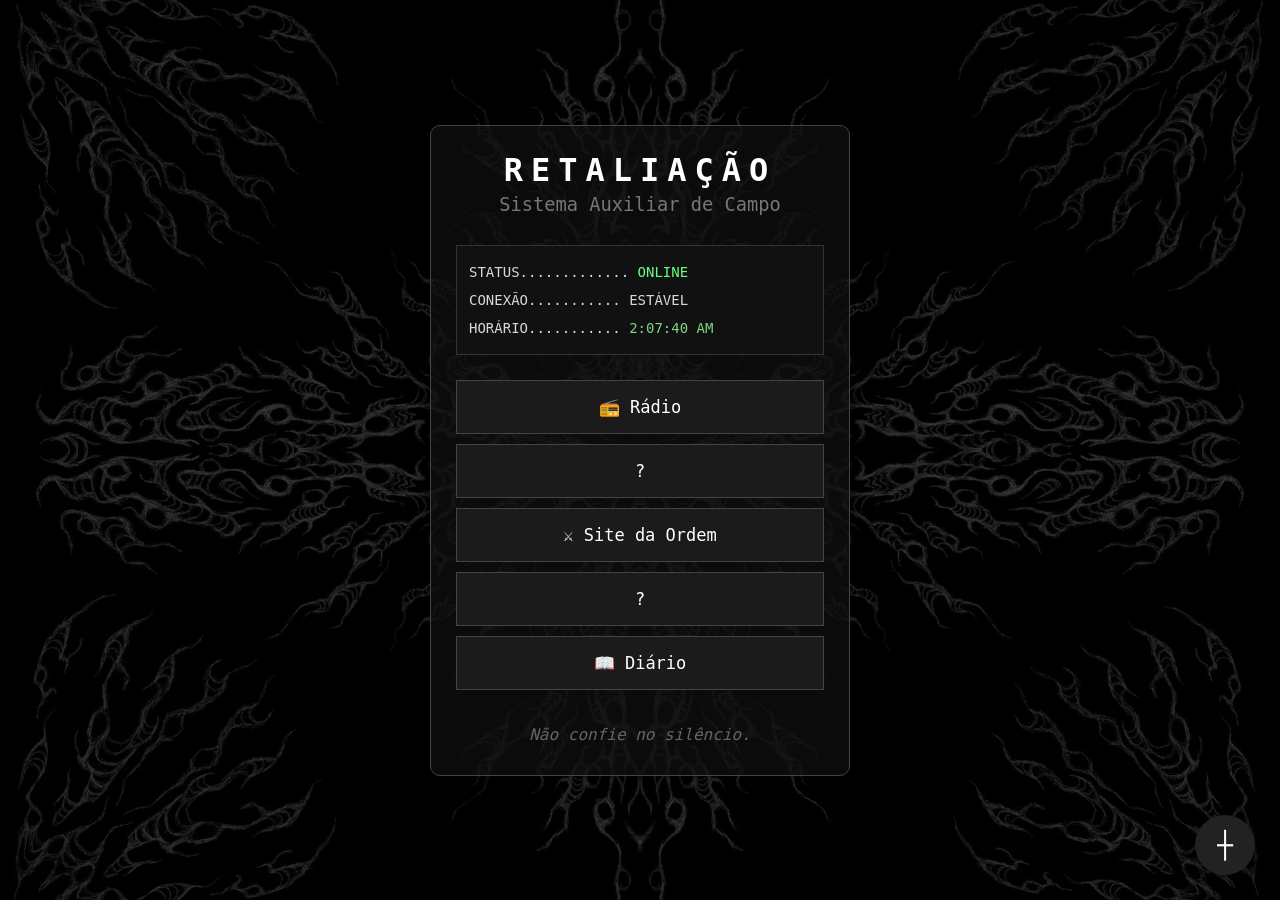
<file: index.html>
<!DOCTYPE html>
<html lang="pt-BR">
<head>
    <meta charset="UTF-8">
    <meta name="viewport" content="width=device-width, initial-scale=1.0">
    <link rel="stylesheet" href="retaliacao.css">

    <title>RETALIAÇÃO</title>

    <link rel="icon" href="assets/retaliacao.png">



</head>

<body>

    <div id="app">

        <h1>RETALIAÇÃO</h1>

        <h3>Sistema Auxiliar de Campo</h3>

        <div id="status">

            <div>STATUS............. <span style="color:#67ff7d;">ONLINE</span></div>

            <div>CONEXÃO........... ESTÁVEL</div>

            <div>HORÁRIO........... <span id="clock"></span></div>

        </div>

        <button class="menuBtn" onclick="location.href='radio.html'">

        📻 Rádio

        </button>

        <button class="menuBtn" onclick="indisponivel()">

        ?

        </button>

        <button class="menuBtn" onclick="location.href='conexao.html'">

        ⚔️ Site da Ordem

        </button>

        <button class="menuBtn" onclick="indisponivel()">

        ?

        </button>

        <button class="menuBtn" onclick="indisponivel()">

        📖 Diário

        </button>

        <div id="rodape"></div>

    </div>

        <button id="masterBtn">

        ┼

        </button>

        <div class="modal" id="loginModal">

        <div class="login">

        <h2>Painel do Mestre</h2>

        <input
        id="senha"
        type="password"
        placeholder="Senha">

        <button onclick="login()">

        Entrar

        </button>

        </div>

        </div>

        <script>

            const frases=[

            "O rádio permanece em silêncio.",

            "Você sente que não está sozinho.",

            "O ar parece mais pesado.",

            "Não confie no silêncio.",

            "Algo está observando.",

            "A interferência aumenta.",

            "Nem todo inimigo faz barulho."

            ];

            document.getElementById("rodape").innerText=
            frases[Math.floor(Math.random()*frases.length)];

            function atualizarHora(){

                const agora=new Date();

                document.getElementById("clock").innerText=
                agora.toLocaleTimeString();

            }

            setInterval(atualizarHora,1000);

            atualizarHora();

            function indisponivel(){

                alert("Mecânica ainda não implementada.");

            }

            const modal=document.getElementById("loginModal");

            document.getElementById("masterBtn").onclick=()=>{

                modal.style.display="flex";

            }

            modal.onclick=(e)=>{

                if(e.target===modal){

                    modal.style.display="none";

                }

            }

            function login(){

                    if(document.getElementById("senha").value==="retaliação"){

                        location.href="mestre.html";

                    }

                    else{

                        alert("Senha incorreta.");

                    }

                }

                document.addEventListener("keydown",(e)=>{

                    if(e.key==="Escape"){

                        modal.style.display="none";

                    }

                });

        </script>

    </body>
<!-- Não tem segredo aqui =) -->
</html>
</file>
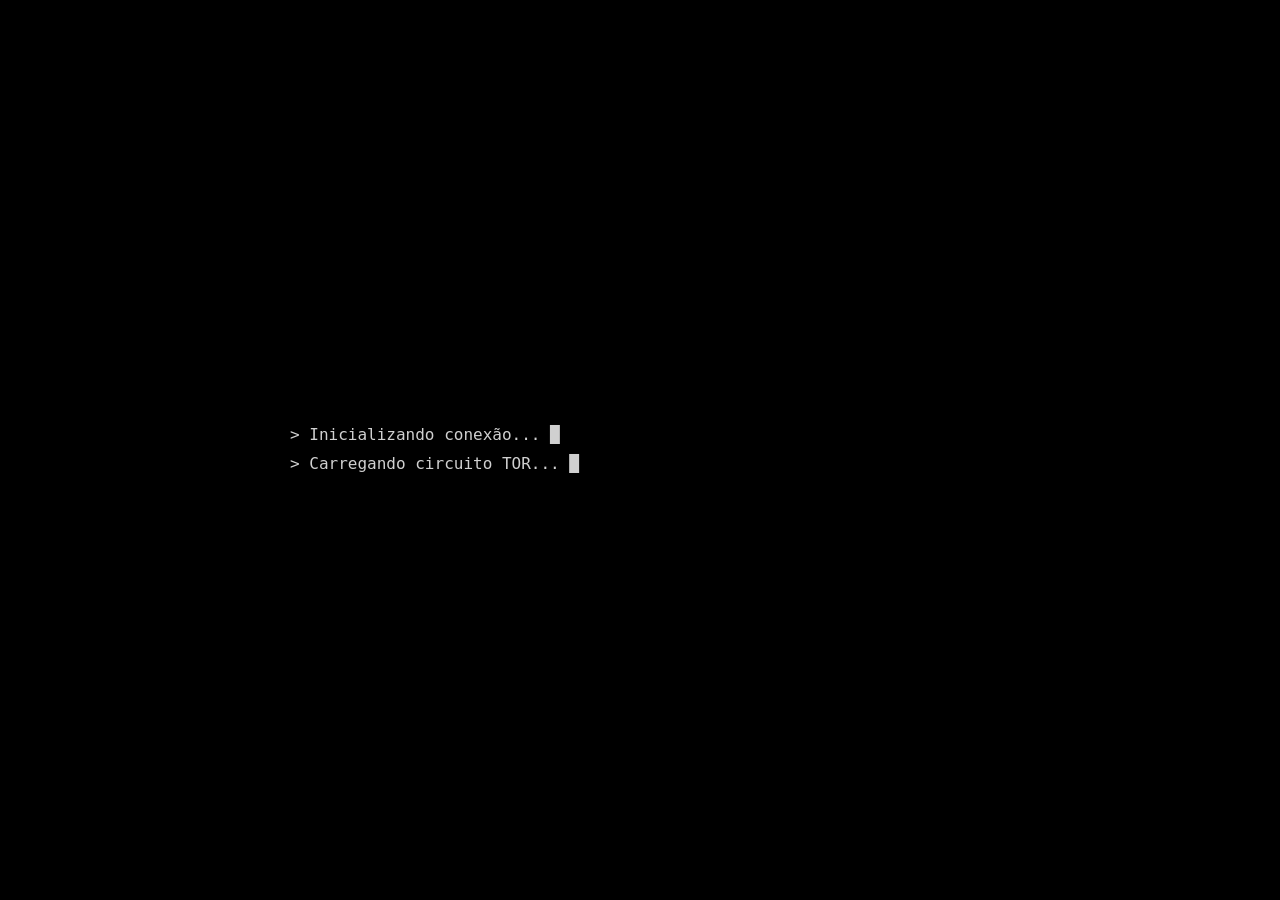
<file: conexao.html>
<!DOCTYPE html>
<html lang="pt-BR">
<head>

<meta charset="UTF-8">
<meta name="viewport" content="width=device-width, initial-scale=1.0">

<title>Conectando...</title>

<style>

body{

    margin:0;
    background:#000;
    color:#d0d0d0;

    font-family:Consolas,monospace;

    display:flex;
    justify-content:center;
    align-items:center;

    height:100vh;

}

#terminal{

    width:700px;
    max-width:90vw;

    line-height:1.8;

}

.line{

    opacity:0;

    animation:show .1s forwards;

}

@keyframes show{

    to{

        opacity:1;

    }

}

.cursor{

    animation:blink .8s infinite;

}

@keyframes blink{

    50%{

        opacity:0;

    }

}

.green{

    color:#6eff6e;

}

</style>

</head>

<body>

<div id="terminal"></div>

<script>

const linhas=[

"Inicializando conexão...",

"Carregando circuito TOR...",

"Obtendo diretórios...",

"Conectando em 7ak4m2v8pw3.onion",

"Handshake concluído.",

"Verificando identidade...",

"Autenticando usuário...",

"[ OK ] Acesso concedido."

];

const terminal=document.getElementById("terminal");

let i=0;

function escrever(){

    if(i>=linhas.length){

        setTimeout(()=>{

            // location.href="ordem.html";

            window.location.href = "ordem.html";

        },800);

        return;

    }

    const div=document.createElement("div");

    div.className="line";

    div.style.animationDelay="0s";

    div.innerHTML="> "+linhas[i]+" <span class='cursor'>█</span>";

    terminal.appendChild(div);

    i++;

    setTimeout(escrever,600);

}

escrever();

</script>

</body>
</html>
</file>
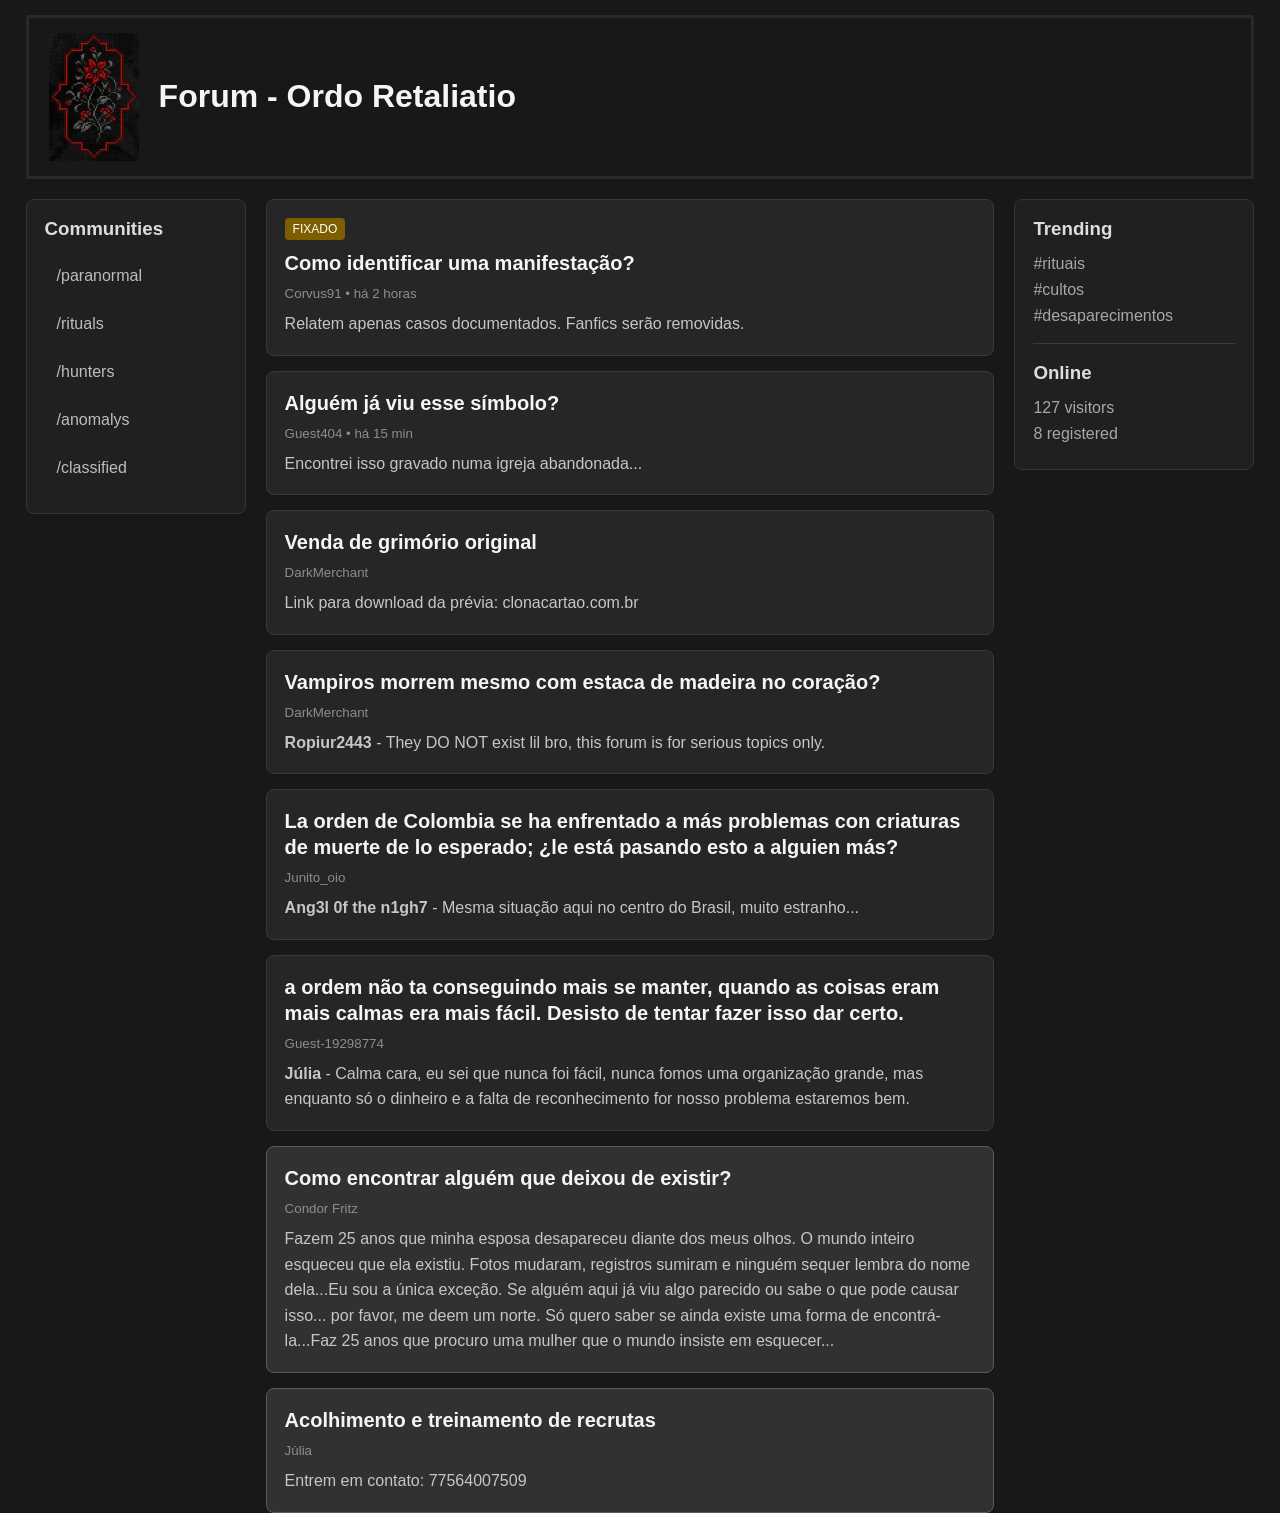
<file: ordem.html>
<!DOCTYPE html>
<html lang="pt-BR">
<head>
<meta charset="UTF-8">
<meta name="viewport" content="width=device-width, initial-scale=1">
<title>RETALIAÇÃO • Rede Interna</title>
<link rel="stylesheet" href="ordem.css">
</head>

<body>

    <div class="page">

    <div id="topbanner">
        
        <img src="assets/brasao.png" alt="Brasão da Ordo Retaliatio">
        <h1>Forum - Ordo Retaliatio</h1>
    </div>

        <div class="layout">

        <aside class="left">

            <h3>Communities</h3>

            <a>/paranormal</a>
            <a>/rituals</a>
            <a>/hunters</a>
            <a>/anomalys</a>
            <a>/classified</a>

        </aside>

        <main>

            <div class="post fixado">

                <span class="tag">FIXADO</span>

                <h2>Como identificar uma manifestação?</h2>

                <small>Corvus91 • há 2 horas</small>

                <p>
                    Relatem apenas casos documentados.
                    Fanfics serão removidas.
                </p>

            </div>

            <div class="post">

                <h2>Alguém já viu esse símbolo?</h2>

                <small>Guest404 • há 15 min</small>

                <p>
                    Encontrei isso gravado numa igreja abandonada...
                </p>

            </div>

            <div class="post">

                <h2>Venda de grimório original</h2>

                <small>DarkMerchant</small>

                <p>

                    Link para download da prévia: clonacartao.com.br

                </p>

            </div>

            <div class="post">

                <h2>Vampiros morrem mesmo com estaca de madeira no coração?</h2>

                <small>DarkMerchant</small>

                <p>

                    <strong> Ropiur2443 </strong> - They DO NOT exist lil bro, this forum is for serious topics only. 

                </p>

            </div>

            <div class="post">

                <h2>La orden de Colombia se ha enfrentado a más problemas con criaturas de muerte de lo esperado; ¿le está pasando esto a alguien más?</h2>

                <small>Junito_oio</small>

                <p>

                    <strong> Ang3l 0f the n1gh7 </strong> - Mesma situação aqui no centro do Brasil, muito estranho...

                </p>

            </div>

            <div class="post">

                <h2>a ordem não ta conseguindo mais se manter, quando as coisas eram mais calmas era mais fácil. Desisto de tentar fazer isso dar certo.</h2>

                <small>Guest-19298774</small>

                <p>

                    <strong> Júlia </strong> - Calma cara, eu sei que nunca foi fácil, nunca fomos uma organização grande, mas enquanto só o dinheiro e a falta de reconhecimento for nosso problema estaremos bem.

                </p>

            </div>

            <div class="post" style="background:#313131; border-color:#5b5b5b">

                <h2>Como encontrar alguém que deixou de existir?</h2>

                <small>Condor Fritz</small>

                <p>

                Fazem 25 anos que minha esposa desapareceu diante dos meus olhos.

                O mundo inteiro esqueceu que ela existiu. Fotos mudaram, registros sumiram e ninguém sequer lembra do nome dela...Eu sou a única exceção.

                Se alguém aqui já viu algo parecido ou sabe o que pode causar isso... por favor, me deem um norte.

                Só quero saber se ainda existe uma forma de encontrá-la...Faz 25 anos que procuro uma mulher que o mundo insiste em esquecer...

                </p>

            </div>

            <div class="post" style="background:#313131; border-color:#5b5b5b">

                <h2>Acolhimento e treinamento de recrutas</h2>

                <small>Júlia</small>

                <p>

                    Entrem em contato: 77564007509

                </p>

            </div>

        </main>

        <aside class="right">

            <h3>Trending</h3>

            <p>#rituais</p>
            <p>#cultos</p>
            <p>#desaparecimentos</p>

            <hr>

            <h3>Online</h3>

            <p>127 visitors</p>
            <p>8 registered</p>

        </aside>

    </div>
    </div>

</body>

</html>
</file>
<file: retaliacao.css>
/* *{
    margin: 0;
    padding: 0;
    box-sizing: border-box; 
} 

body{
    background:
    linear-gradient(rgba(0,0,0,.5), rgba(0,0,0,.5)),
        url("/assets/wppcyber.jpg");

    background-position: center;
    background-size: 150vw;
}

#imginicial{
    display: flex;
    justify-content: center;
    align-items: center;

    border: solid 1px red;
}

#imginicial img{
    width: 25vw;
    height: auto;
} */

*{
    margin:0;
    padding:0;
    box-sizing:border-box;
    font-family:Consolas,monospace;
}

body{

    background:
    linear-gradient(rgba(0,0,0,.78),rgba(0,0,0,.78)),
    url("assets/wppcyber.jpg");

    background-size:cover;
    background-position:center;

    height:100vh;

    color:#d8d8d8;

    display:flex;
    justify-content:center;
    align-items:center;

}

#app{

    width:420px;
    max-width:90vw;

    background:rgba(15,15,15,.75);

    border:1px solid #444;

    border-radius:10px;

    padding:25px;

    box-shadow:0 0 20px rgba(0,0,0,.6);

}

h1{

    text-align:center;

    letter-spacing:8px;

    margin-bottom:5px;

    color:white;

}

h3{

    text-align:center;

    color:#777;

    font-weight:normal;

    margin-bottom:30px;

}

#status{

    border:1px solid #333;

    padding:12px;

    margin-bottom:25px;

    font-size:14px;

    background:#111;

    line-height:28px;

}

.menuBtn{

    width:100%;

    padding:16px;

    margin-bottom:10px;

    background:#1b1b1b;

    color:white;

    border:1px solid #444;

    cursor:pointer;

    transition:.2s;

    font-size:17px;

}

.menuBtn:hover{

    background:#303030;

}

#rodape{

    margin-top:25px;

    text-align:center;

    color:#666;

    font-style:italic;

    min-height:25px;

}

#masterBtn{

    position:fixed;

    right:25px;

    bottom:25px;

    width:60px;

    height:60px;

    border-radius:50%;

    border:none;

    background:#222;

    color:white;

    font-size:26px;

    cursor:pointer;

}

.modal{

    display:none;

    position:fixed;

    inset:0;

    background:rgba(0,0,0,.8);

    justify-content:center;

    align-items:center;

}

.login{

    background:#151515;

    border:1px solid #444;

    width:300px;

    padding:25px;

    border-radius:10px;

}

.login h2{

    text-align:center;

    margin-bottom:20px;

}

.login input{

    width:100%;

    padding:12px;

    background:#222;

    border:1px solid #555;

    color:white;

    margin-bottom:15px;

}

.login button{

    width:100%;

    padding:12px;

    background:#333;

    color:white;

    border:none;

    cursor:pointer;

}

#clock{

    color:#7fd67f;

}
</file>
<file: ordem.css>
*{
    margin:0;
    padding:0;
    box-sizing:border-box;
}

body{

    background:#181818;
    color:whitesmoke;

    font-family:Segoe UI,Verdana,sans-serif;

}

.page{

    width:min(1400px,96%);

    margin:auto;

}

/*====================*/

#topbanner{

    border:3px solid rgb(41,41,41);

    background:#181818;

    display:flex;

    align-items:center;

    gap:20px;

    padding:15px 20px;

    margin:15px 0 20px;

}

#topbanner img{

    width:90px;

}

#topbanner h1{

    font-size:2rem;

    font-weight:600;

}

/*====================*/

.layout{

    display:grid;

    grid-template-columns:220px 1fr 240px;

    gap:20px;

    align-items:start;

}

/*====================*/

.left,
.right{

    background:#202020;

    border:1px solid #353535;

    border-radius:8px;

    padding:18px;

    position:sticky;

    top:15px;

}

.left h3,
.right h3{

    margin-bottom:15px;

    color:#ddd;

}

.left a{

    display:block;

    padding:12px;

    margin-bottom:6px;

    cursor:pointer;

    color:#bdbdbd;

    border-radius:6px;

    transition:.2s;

}

.left a:hover{

    background:#313131;

    color:white;

}

.right p{

    margin:8px 0;

    color:#a7a7a7;

}

.right hr{

    margin:18px 0;

    border:none;

    border-top:1px solid #3b3b3b;

}

/*====================*/

main{

    display:flex;

    flex-direction:column;

    gap:15px;

}

.post{

    background:#262626;

    border:1px solid #393939;

    border-radius:8px;

    padding:18px;

    transition:.15s;

}

.post:hover{

    border-color:#666;

    transform:translateY(-2px);

}

.post h2{

    font-size:1.25rem;

    margin-bottom:10px;

    line-height:1.3;

}

.post p{

    margin-top:10px;

    line-height:1.6;

    color:#c6c6c6;

}

small{

    display:block;

    color:#8d8d8d;

}

.tag{

    display:inline-block;

    background:#7d5d00;

    color:white;

    padding:4px 8px;

    border-radius:4px;

    margin-bottom:10px;

    font-size:12px;

}

.importante{

    background:#444;

    border-color:#5b5b5b;

}

/*====================*/
/* MOBILE */
/*====================*/

@media(max-width:900px){

    .layout{

        grid-template-columns:1fr;

    }

    .left,
    .right{

        position:static;

        width:100%;

    }

    #topbanner{

        flex-direction:column;

        text-align:center;

    }

    #topbanner h1{

        font-size:1.6rem;

    }

}

@media(max-width:500px){

    body{

        font-size:15px;

    }

    .page{

        width:98%;

    }

    #topbanner{

        padding:12px;

    }

    #topbanner img{

        width:70px;

    }

    .left,
    .right,
    .post{

        padding:15px;

    }

    .post h2{

        font-size:1.05rem;

    }

}
</file>
